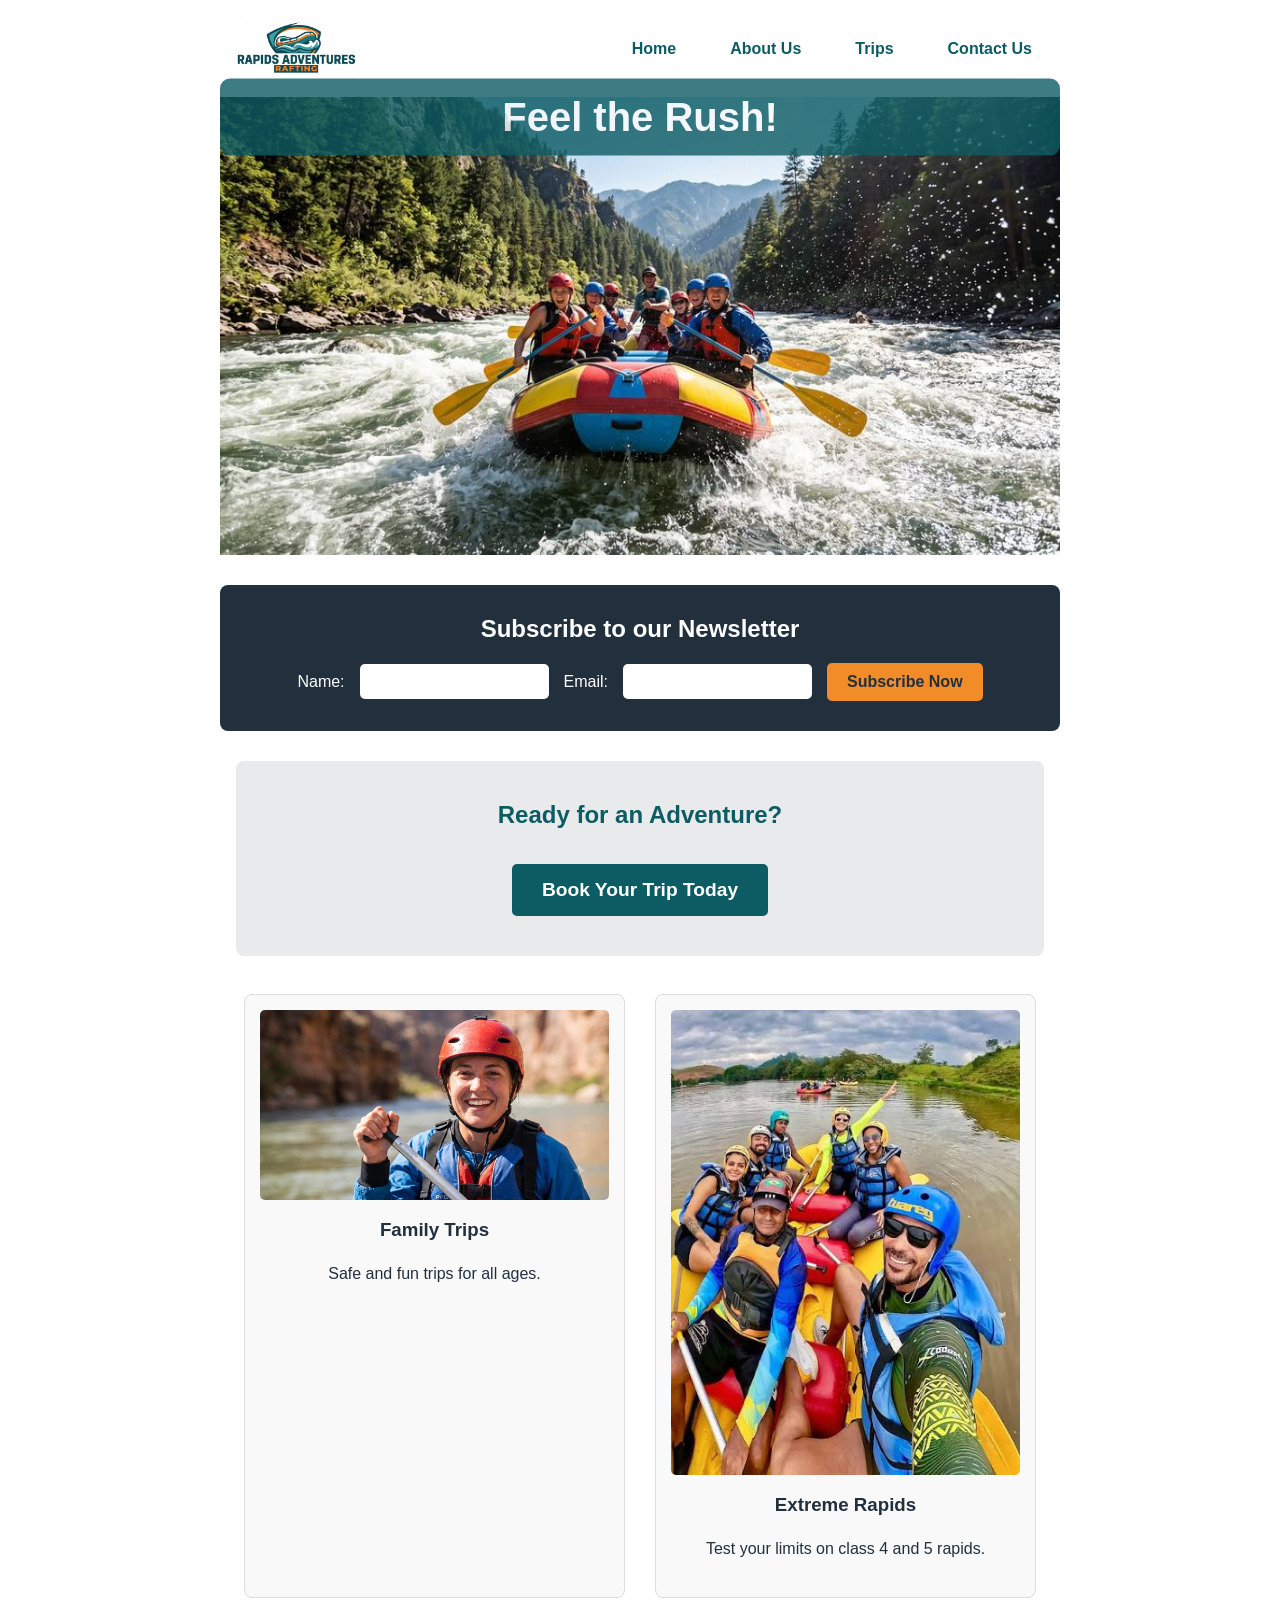
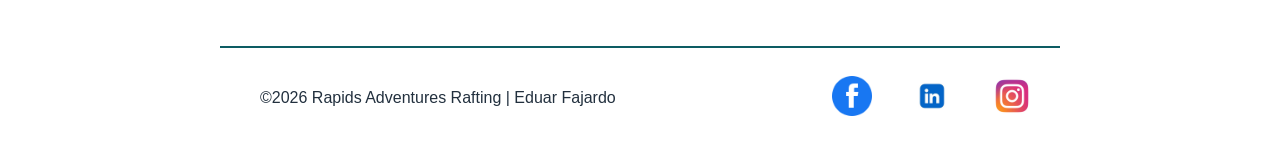
<file: wwr/index.html>
<!DOCTYPE html>
<html lang="en-US">
<head>
    <meta charset="UTF-8">
    <meta name="viewport" content="width=device-width, initial-scale=1.0">
    <meta name="description" content="Welcome to Rapids Adventures Rafting. Book your next white water rafting trip with us today!">
    <meta name="author" content="Eduar Fajardo">
    <title>Home | Rapids Adventures Rafting</title>
    
    <link rel="stylesheet" href="styles/rafting.css">
</head>
<body>
    <header>
        <img src="images/logo.png" alt="Rapids Adventures Rafting logo" width="120">
        <nav>
            <a href="index.html">Home</a>
            <a href="about.html">About Us</a>
            <a href="trips.html">Trips</a>
            <a href="contact.html">Contact Us</a>
        </nav>
    </header>

    <main>
        <div class="hero">
            <img src="images/hero.jpg" alt="People white water rafting" width="100%">
            <h1 class="hero-heading">Feel the Rush!</h1>
        </div>

        <section class="newsletter">
            <h2>Subscribe to our Newsletter</h2>
            <form action="#" method="get">
                <label for="news-name">Name:</label>
                <input type="text" id="news-name" name="news-name" required>
                
                <label for="news-email">Email:</label>
                <input type="email" id="news-email" name="news-email" required>
                
                <button type="submit">Subscribe Now</button>
            </form>
        </section>

        <!-- Call to Action -->
        <section class="cta">
            <h2>Ready for an Adventure?</h2>
            <a href="trips.html" class="action-btn">Book Your Trip Today</a>
        </section>

        <!-- Grid Content -->
        <section class="home-grid">
            <div class="grid-item">
                <!-- Imagem corrigida -->
                <img src="images/happy-client.jpg" alt="Family having fun rafting">
                <h3>Family Trips</h3>
                <p>Safe and fun trips for all ages.</p>
            </div>
            <div class="grid-item">
                <!-- Imagem corrigida -->
                <img src="images/employee1.jpg" alt="Extreme white water rafting">
                <h3>Extreme Rapids</h3>
                <p>Test your limits on class 4 and 5 rapids.</p>
            </div>
        </section>
    </main>

    <footer>
        <p>&copy;2026 Rapids Adventures Rafting | Eduar Fajardo</p>
        <nav class="socialmedia">
            <a href="https://facebook.com" target="_blank">
                <img src="images/facebook.jpg" alt="Rapids Adventures Rafting on Facebook">
            </a>
            <a href="https://linkedin.com" target="_blank">
                <img src="images/linkedin.jpg" alt="Rapids Adventures Rafting on LinkedIn">
            </a>
            <a href="https://instagram.com" target="_blank">
                <img src="images/instagram.jpg" alt="Rapids Adventures Rafting on Instagram">
            </a>
        </nav>
    </footer>
</body>
</html>
</file>
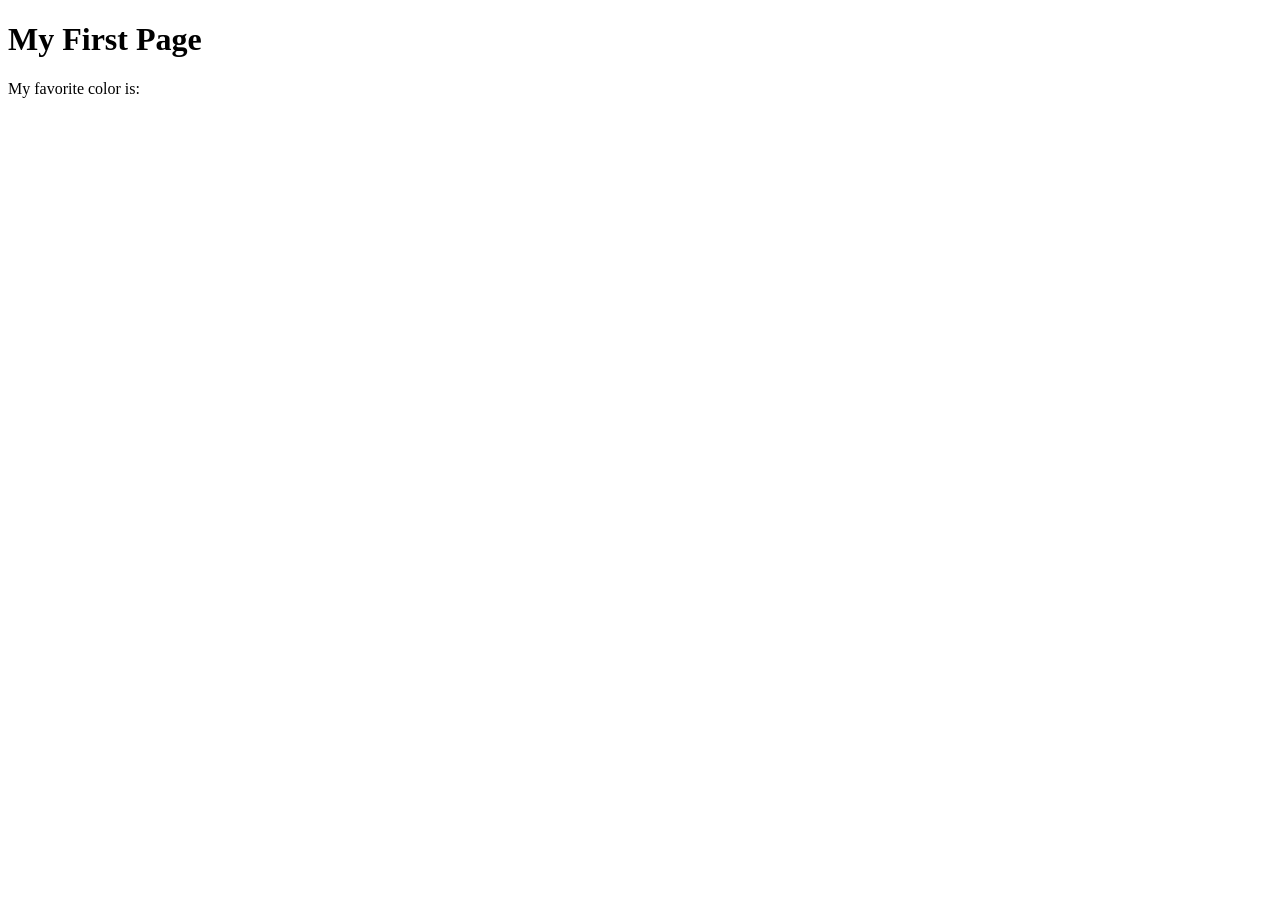
<file: week01/first-page.html>
<!DOCTYPE html>
<html lang="en">
<head>
    <meta charset="UTF-8">
    <meta name="viewport" content="width=device-width, initial-scale=1.0">
    <title>My First Page</title>
</head>
<body>
    <h1>My First Page</h1>
    <p>My favorite color is: </p>
</body>
</html>
</file>
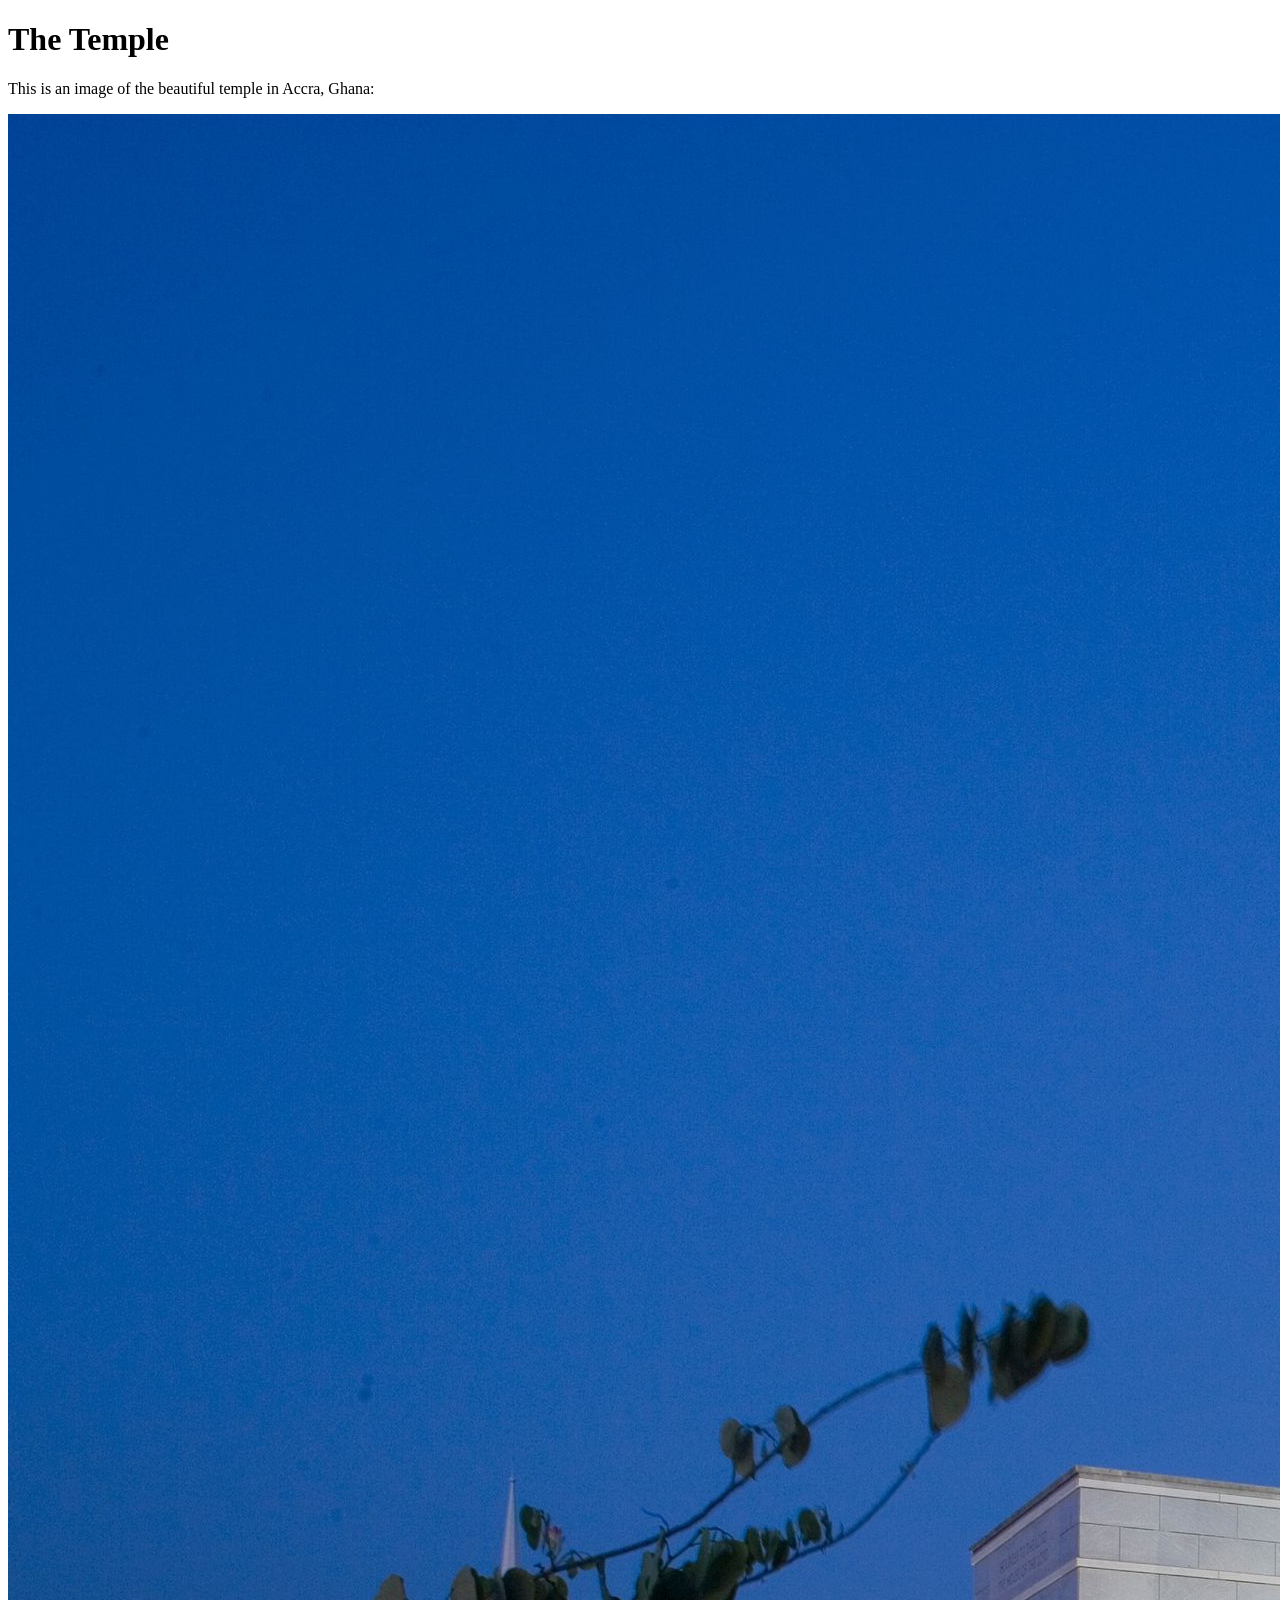
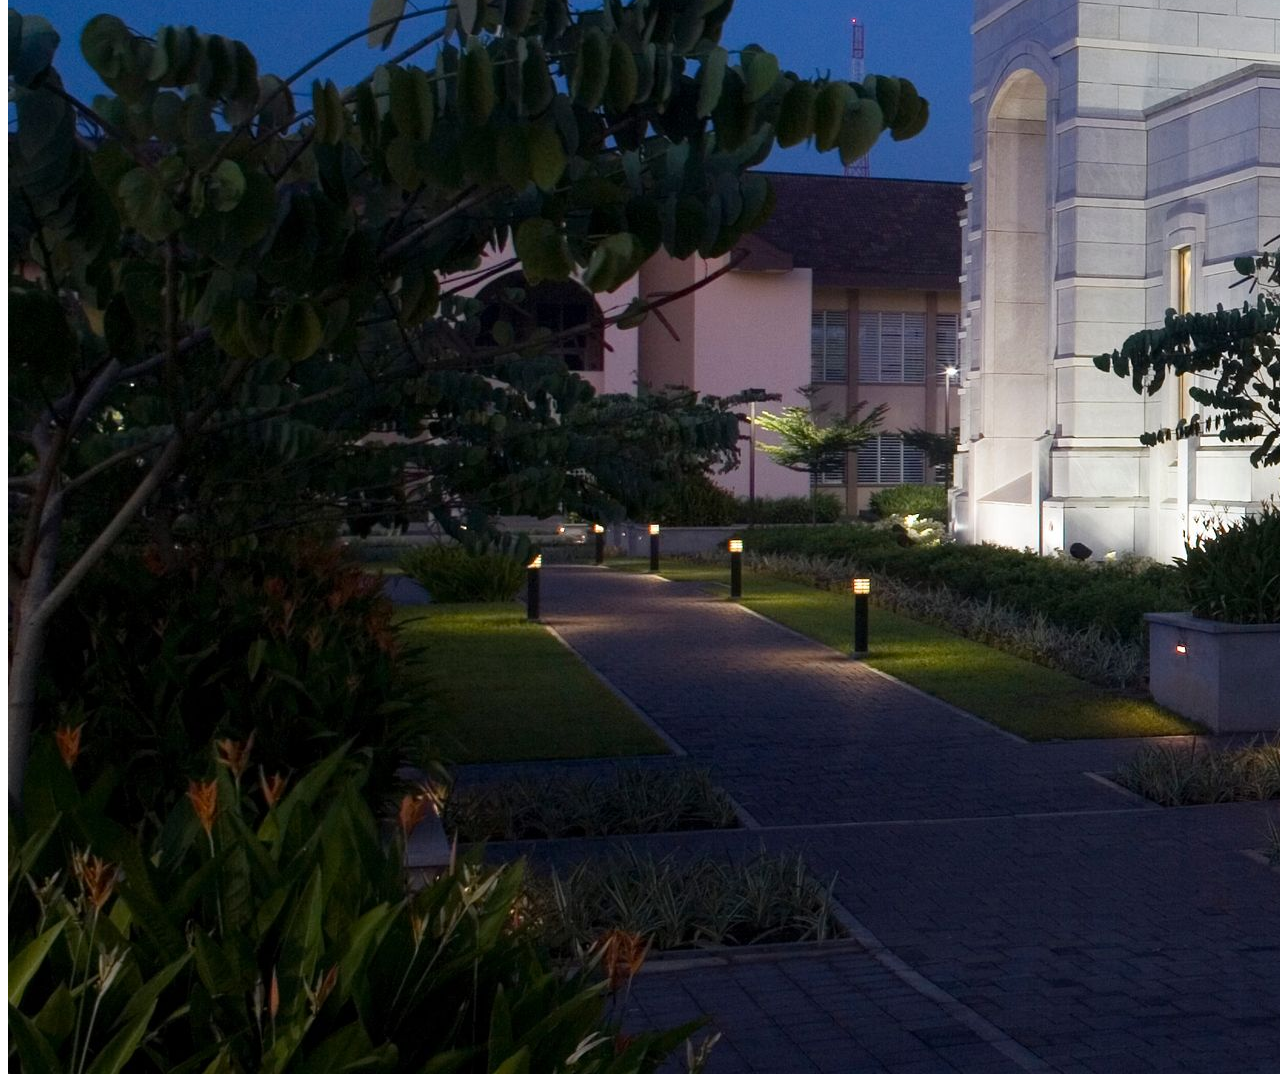
<file: week01/images.html>
<!DOCTYPE html>
<html lang="en">
<head>
    <meta charset="UTF-8">
    <meta name="viewport" content="width=device-width, initial-scale=1.0">
    <title>Temple Image</title>
</head>
<body>
    <h1>The Temple</h1>
    <p>This is an image of the beautiful temple in Accra, Ghana:</p>
    <img src="images/temple-large.jpeg" alt="The Accra Ghana Temple">
    
</body>
</html>
</file>
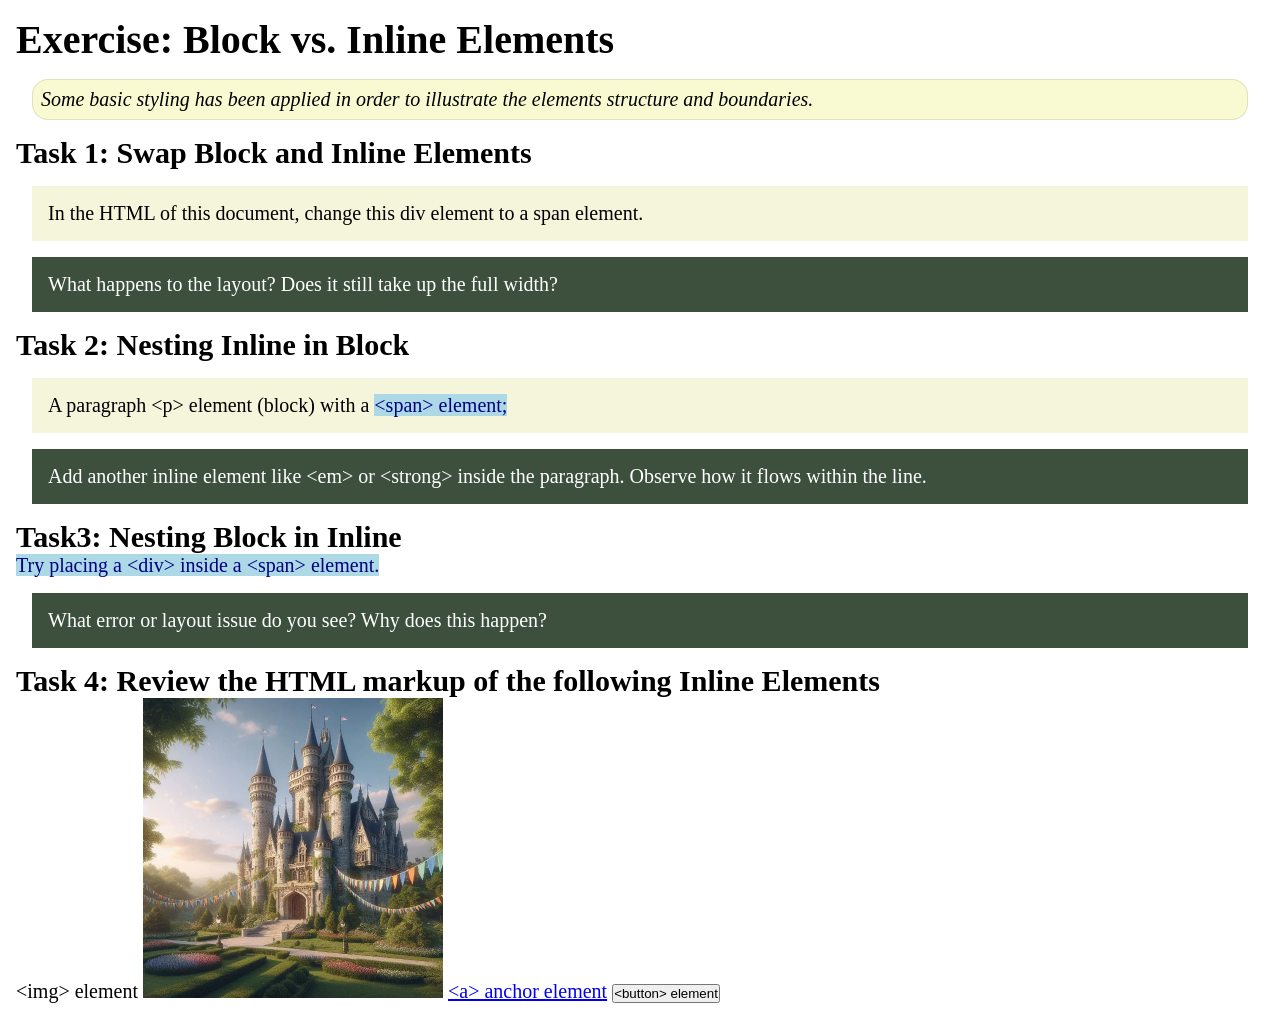
<file: week02/block-vs-inline.html>
<!DOCTYPE html>
<html lang="en">

<head>
    <meta charset="UTF-8">
    <meta name="viewport" content="width=device-width, initial-scale=1.0">
    <title>Exercise: Block vs. Inline Elements</title>
    <link rel="stylesheet" href="styles/block-vs-inline.css">
</head>

<body>
    <main>
        <h1>Exercise: Block vs. Inline Elements</h1>
        <p class="note">Some basic styling has been applied in order to illustrate the elements structure and
            boundaries.</p>

        <h2>Task 1: Swap Block and Inline Elements</h2>
        <div>In the HTML of this document, change this div element to a span element.</div>

        <p class="question">What happens to the layout? Does it still take up the full width?</p>

        <h2>Task 2: Nesting Inline in Block</h2>
        <p>A paragraph &lt;p&gt; element (block) with a <span>&lt;span&gt; element;</span></p>
        <p class="question">Add another inline element like &lt;em&gt; or &lt;strong&gt; inside the paragraph. Observe
            how it flows within the line.</p>

        <h2>Task3: Nesting Block in Inline</h2>
        <span>Try placing a &lt;div&gt; inside a &lt;span&gt; element.</span>
            <p class="question">What error or layout issue do you see? Why does this happen?</p>


            <h2>Task 4: Review the HTML markup of the following Inline Elements</h2>
        &lt;img&gt; element
        <img src="images/castle.webp" alt="placeholder image (images are inline)" width="300" height="300">
        <a href="https://churchofjesuschrist.org">&lt;a&gt; anchor element</a>
        <button type="button">&lt;button&gt; element</button>
    </main>
</body>

</html>
</file>
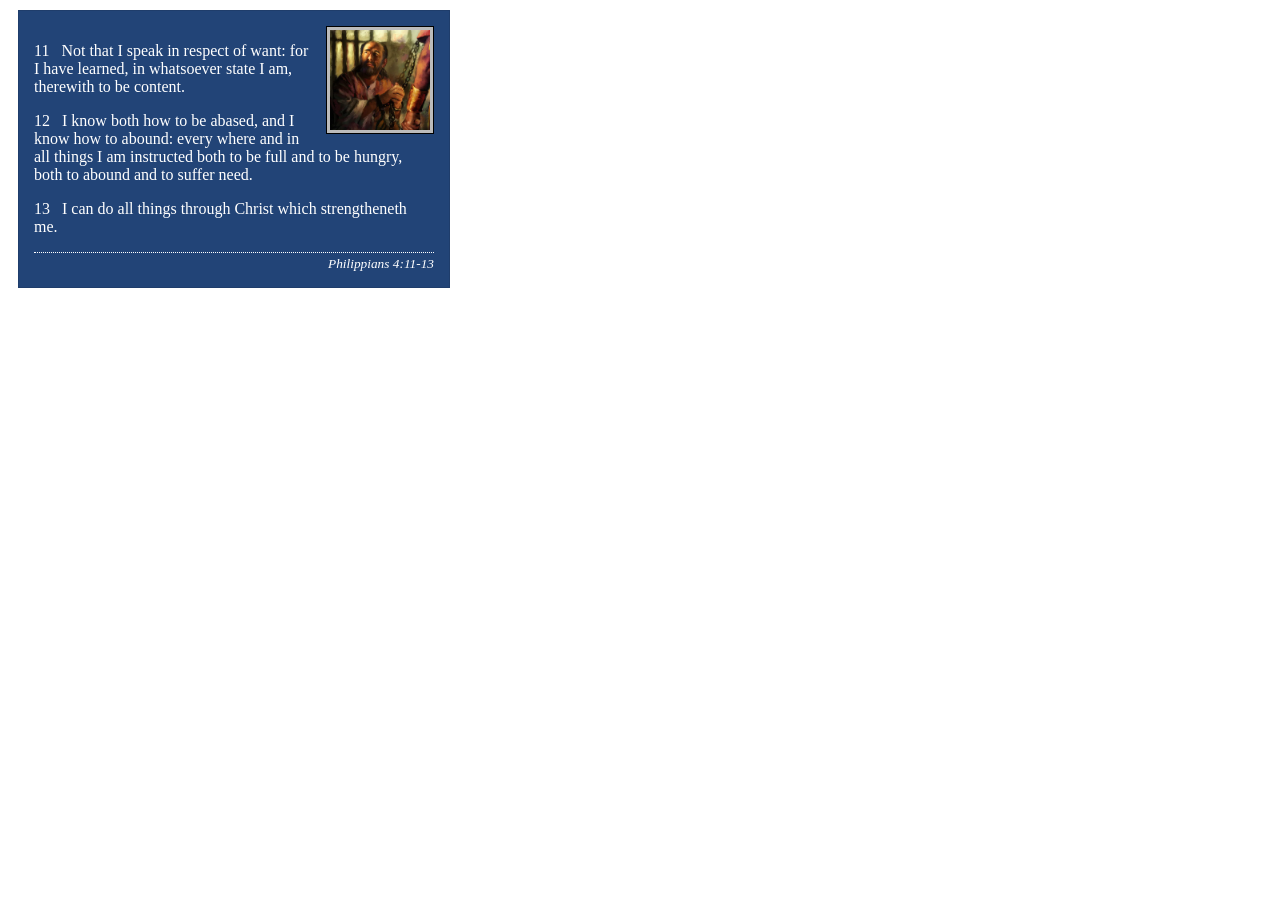
<file: week02/box-model-solution.html>
<!DOCTYPE html>
<html lang="en">
<head>
    <meta charset="UTF-8">
    <meta name="viewport" content="width=device-width, initial-scale=1.0">
    <title>Box Model Activity</title>
    <link rel="stylesheet" href="styles/box-model-solution.css">
</head>
<body>
    <main>
        <div class="callout">
            <img src="images/apostle-paul-imprisoned.webp" alt="Paul the Apostle - Imprisoned in Rome" width="200" height="200">
            <blockquote>
                <p>11 &nbsp; Not that I speak in respect of want: for I have learned, in whatsoever state I am, therewith to be content.</p>
                <p>12 &nbsp; I know both how to be abased, and I know how to abound: every where and in all things I am instructed both to be full and to be hungry, both to abound and to suffer need.</p>
                <p>13 &nbsp; I can do all things through Christ which strengtheneth me.</p>
            </blockquote>
            <cite>Philippians 4:11-13</cite>
        </div>
    </main>
</body>
</html>
</file>
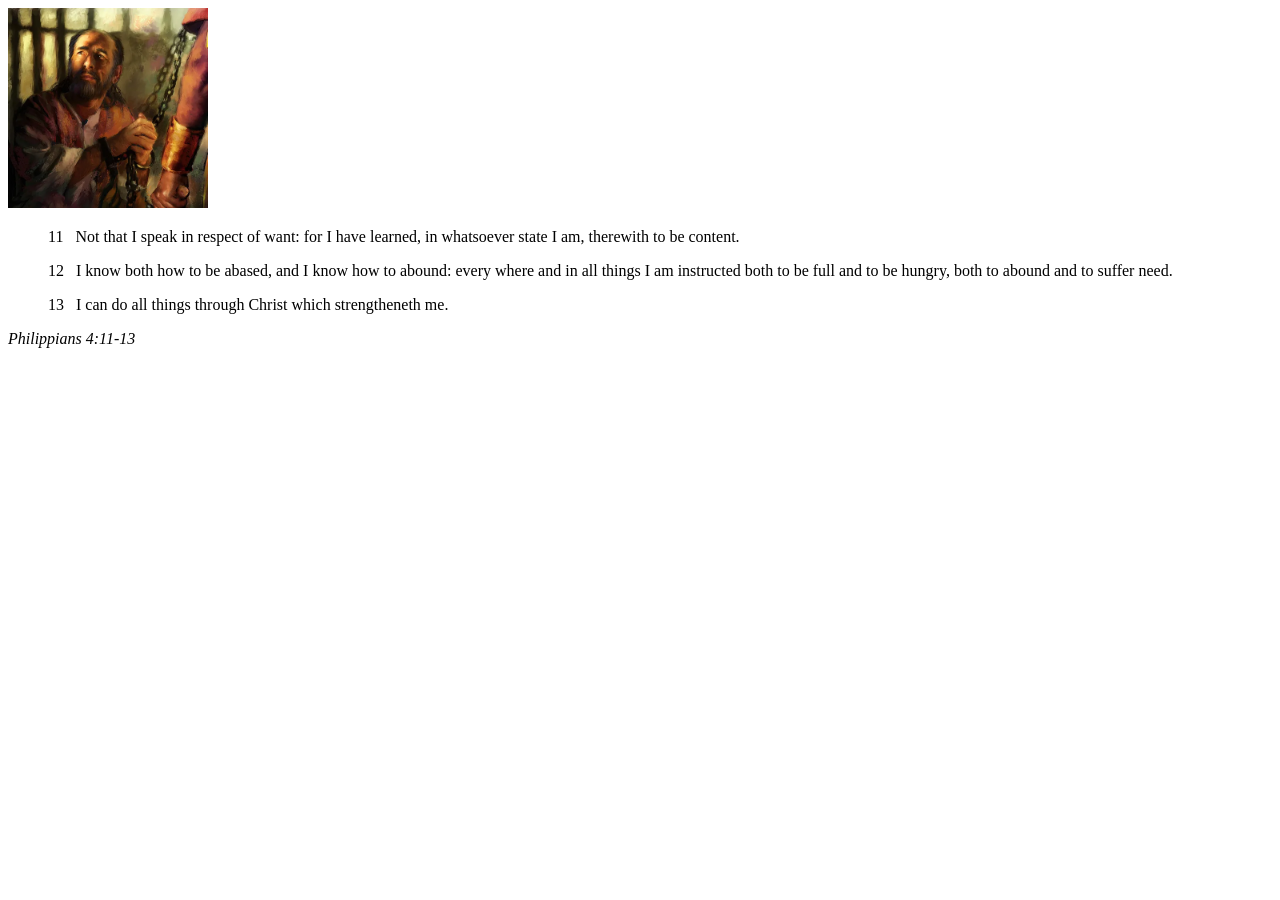
<file: week02/box-model.html>
<!DOCTYPE html>
<html lang="en">
<head>
    <meta charset="UTF-8">
    <meta name="viewport" content="width=device-width, initial-scale=1.0">
    <title>Box Model Activity</title>
</head>
<body>
    <main>
        <div class="callout">
            <img src="images/apostle-paul-imprisoned.webp" alt="Paul the Apostle - Imprisoned in Rome" width="200" height="200">
            <blockquote>
                <p>11 &nbsp; Not that I speak in respect of want: for I have learned, in whatsoever state I am, therewith to be content.</p>
                <p>12 &nbsp; I know both how to be abased, and I know how to abound: every where and in all things I am instructed both to be full and to be hungry, both to abound and to suffer need.</p>
                <p>13 &nbsp; I can do all things through Christ which strengtheneth me.</p>
            </blockquote>
            <cite>Philippians 4:11-13</cite>
        </div>
    </main>
</body>
</html>
</file>
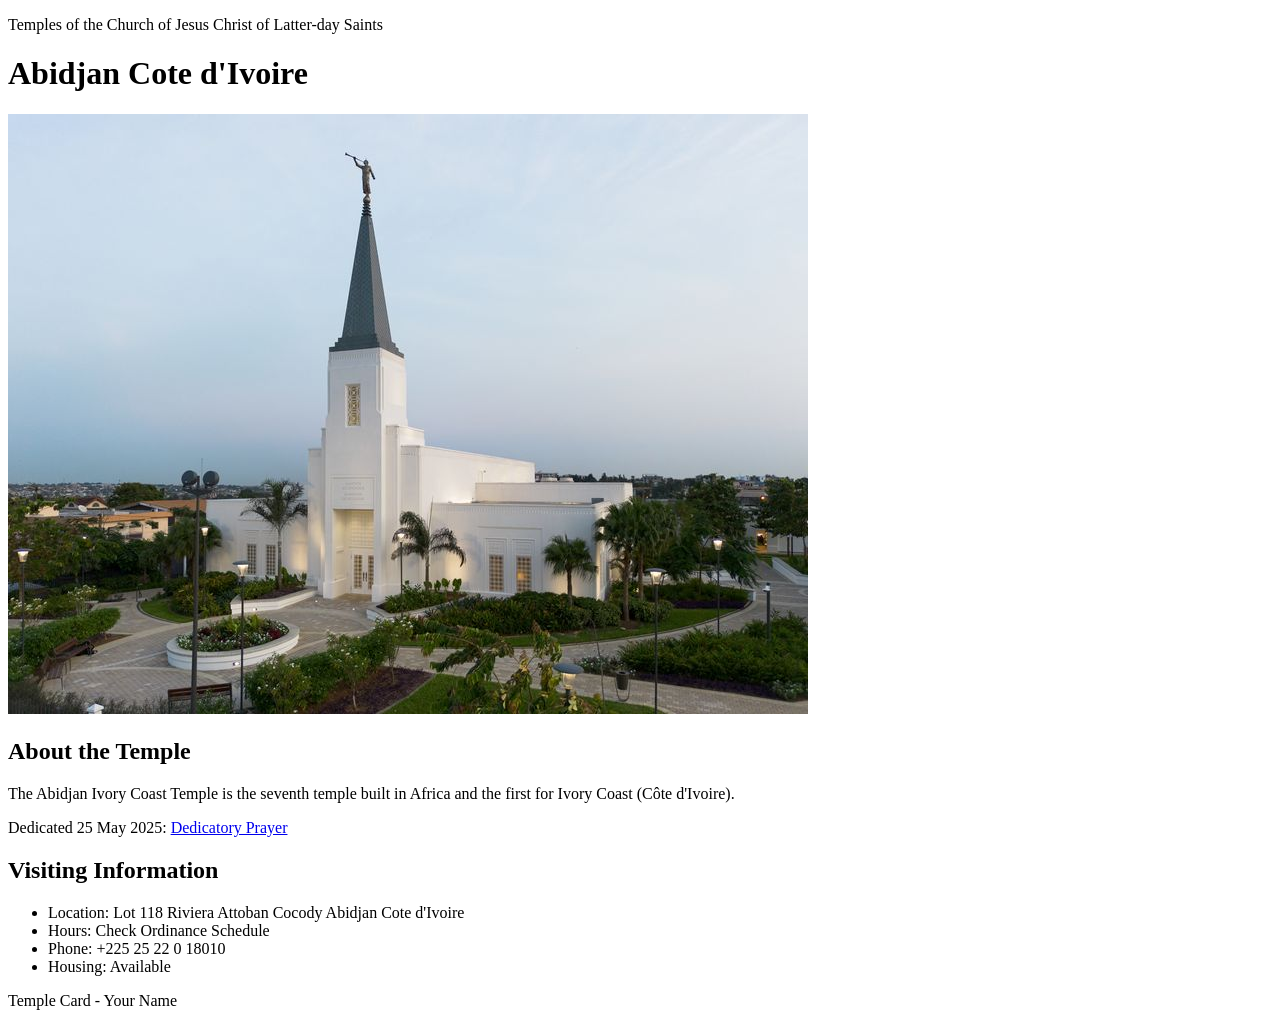
<file: week02/temple.html>
<!DOCTYPE html>
<html lang="en">

<head>
    <meta charset="UTF-8">
    <meta name="viewport" content="width=device-width, initial-scale=1.0">
    <title>Temple Card - Abidjan Cote d'Ivoire</title>
</head>

<body>
    <header>
        <p>Temples of the Church of Jesus Christ of Latter-day Saints</p>
    </header>
    <main>
        <h1>Abidjan Cote d'Ivoire</h1>
        <picture>
            <img src="images/abidjan-ivory-coast.jpeg" alt="Abidjan Cote d'Ivoire Temple">
        </picture>
        <section>
            <h2>About the Temple</h2>
            <p>The Abidjan Ivory Coast Temple is the seventh temple built in Africa and the first for Ivory Coast (Côte
                d'Ivoire).</p>
            <p>Dedicated 25 May 2025: <a
                    href="https://www.churchofjesuschrist.org/temples/dedicatory-prayer/abidjan-ivory-coast-temple/2025-05-25?lang=eng"
                    target="_blank" rel="noopener noreferrer">Dedicatory Prayer</a></p>
        </section>
        <section>
            <h2>Visiting Information</h2>
            <ul>
                <li>Location: Lot 118 Riviera Attoban Cocody Abidjan Cote d'Ivoire</li>
                <li>Hours: Check Ordinance Schedule</li>
                <li>Phone: +225 25 22 0 18010</li>
                <li>Housing: Available</li>
            </ul>
        </section>
    </main>
    <footer>
        <p>Temple Card - Your Name</p>
    </footer>
</body>

</html>
</file>
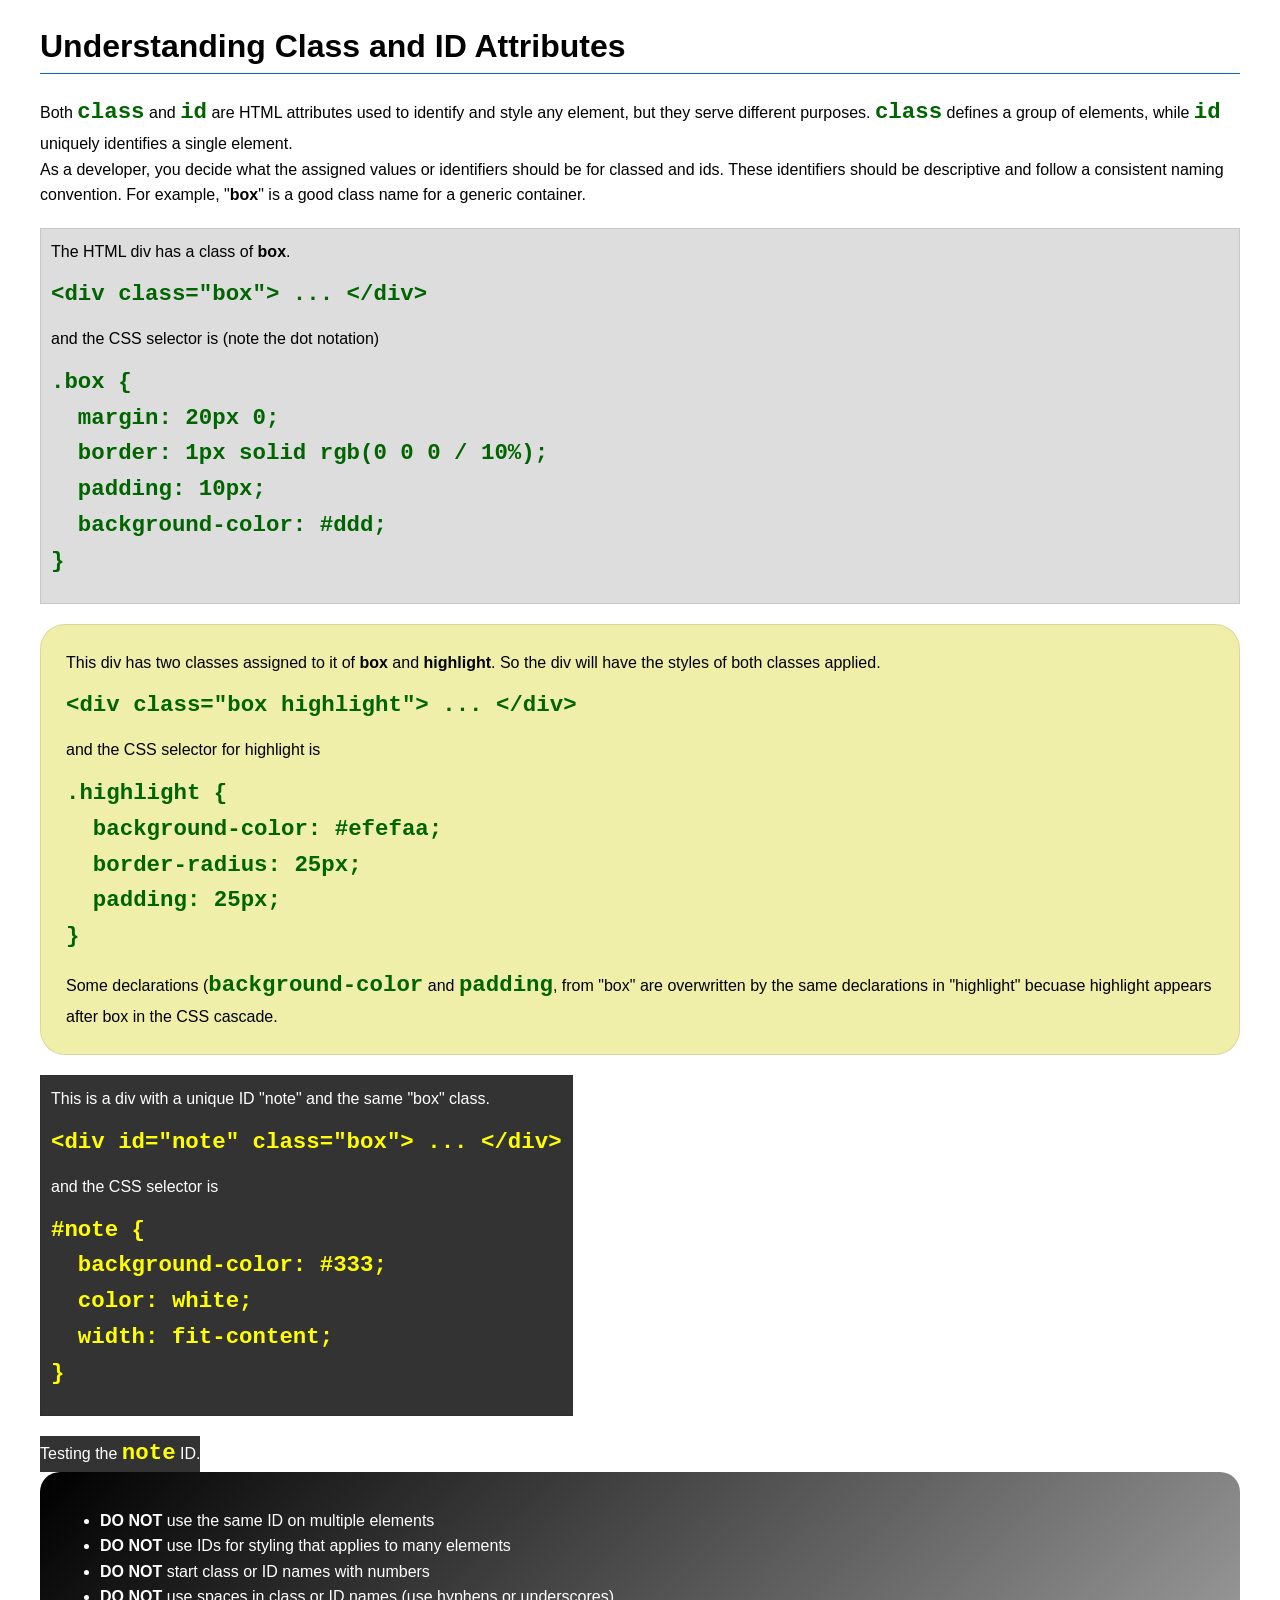
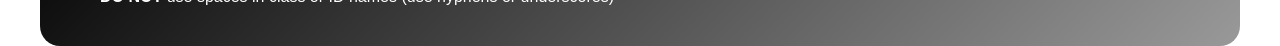
<file: week03/class-and-id.html>
<!DOCTYPE html>
<html lang="en">

<head>
    <meta charset="UTF-8">
    <meta name="viewport" content="width=device-width, initial-scale=1.0">
    <title>Class vs ID Attributes</title>
    <link rel="stylesheet" href="styles/class-and-id.css">
</head>

<body>
    <h1>Understanding Class and ID Attributes</h1>
    <p>Both <code>class</code> and <code>id</code> are HTML attributes used to identify and style any element, but they
        serve different purposes. <code>class</code> defines a group of elements, while <code>id</code> uniquely
        identifies a single element.</p>
    <p>As a developer, you decide what the assigned values or identifiers should be for classed and ids. These
        identifiers should be
        descriptive and follow a consistent naming convention. For example, "<strong>box</strong>" is a good class name
        for a generic container.</p>
    <div class="box">
        <p>The HTML div has a class of <strong>box</strong>.</p>
        <pre><code class="html">&lt;div class="box"&gt; ... &lt;/div&gt;</code></pre>
        and the CSS selector is (note the dot notation)
        <pre><code class="css">.box {
  margin: 20px 0;
  border: 1px solid rgb(0 0 0 / 10%);
  padding: 10px;
  background-color: #ddd; 
}</code></pre>
    </div>

    <div class="box highlight">
        <p>This div has two classes assigned to it of <strong>box</strong> and <strong>highlight</strong>. So the div
            will have the styles of both classes applied.</p>
        <pre><code class="html">&lt;div class="box highlight"&gt; ... &lt;/div&gt;</code></pre>
        and the CSS selector for highlight is
        <pre><code class="css">.highlight {
  background-color: #efefaa;
  border-radius: 25px;
  padding: 25px;
}</code></pre>
<p>Some declarations (<code>background-color</code> and <code>padding</code>, from "box" are overwritten by the same declarations in "highlight" becuase highlight appears after box in the CSS cascade.</p>
    </div>

    <div id="note" class="box">
        <p>This is a div with a unique ID "note" and the same "box" class.</p>
        <pre><code class="html">&lt;div id="note" class="box"&gt; ... &lt;/div&gt;</code></pre>
        and the CSS selector is
        <pre><code class="css">#note {
  background-color: #333;
  color: white;
  width: fit-content;
}</code></pre>
    </div>

    <div id="note">
        <p>Testing the <code>note</code> ID.</p>
    </div>

    <section id="best-practice">
        <ul>
            <li><strong>DO NOT</strong> use the same ID on multiple elements</li>
            <li><strong>DO NOT</strong> use IDs for styling that applies to many elements</li>
            <li><strong>DO NOT</strong> start class or ID names with numbers</li>
            <li><strong>DO NOT</strong> use spaces in class or ID names (use hyphens or underscores)</li>
        </ul>
    </section>




</body>

</html>
</file>
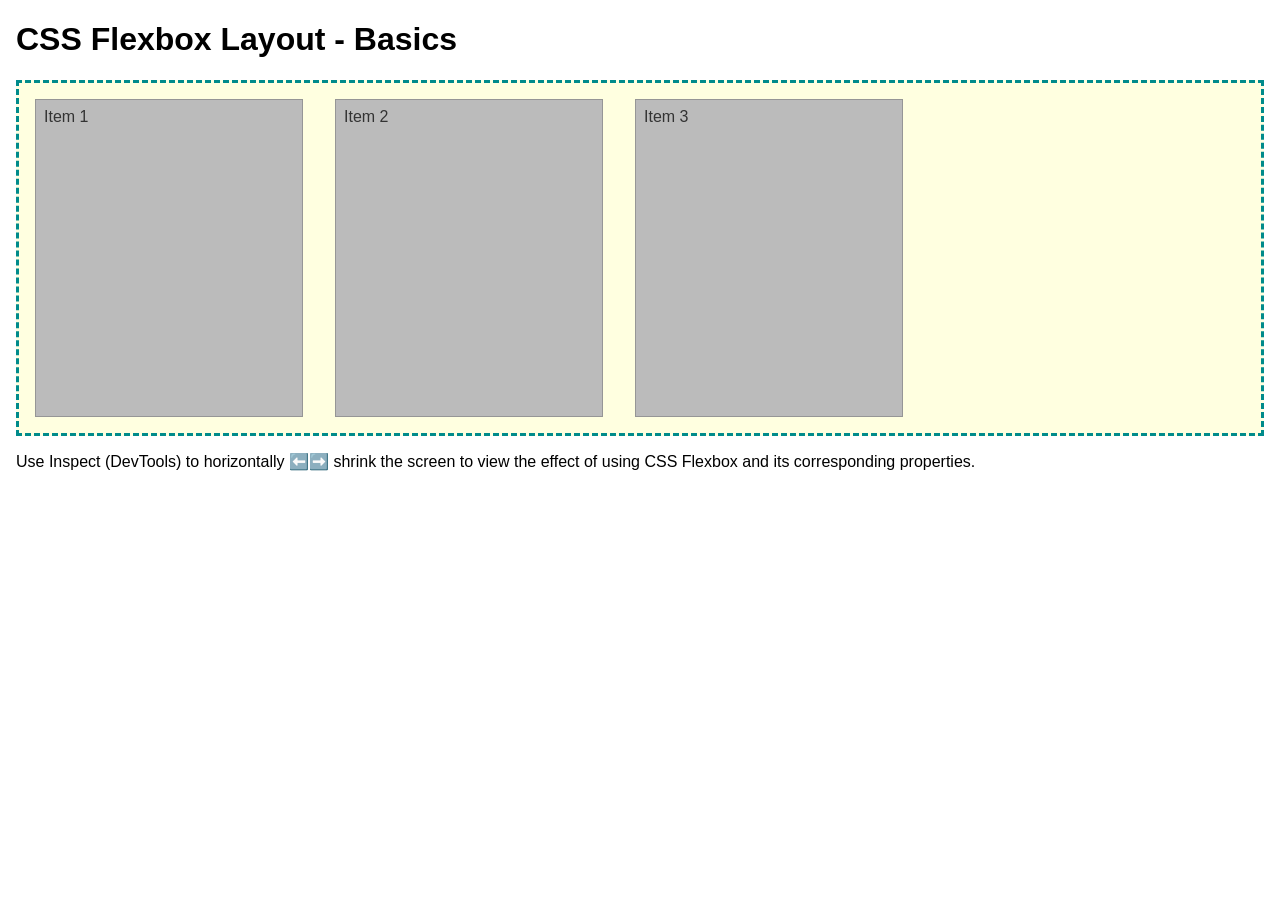
<file: week04/flexbox-layout.html>
<!DOCTYPE html>
<html lang="en">
<head>
    <meta charset="UTF-8">
    <meta name="viewport" content="width=device-width, initial-scale=1.0">
    <title>CSS Flexbox Layout - Basics</title>
    <link rel="stylesheet" href="styles/flexbox.css">
</head>
<body>
    <main>
        <h1>CSS Flexbox Layout - Basics</h1>
        <div class="flex-container">
            <div class="flex-item item1">Item 1</div>
            <div class="flex-item item2">Item 2</div>
            <div class="flex-item item3">Item 3</div>
        </div>
        <p>Use Inspect (DevTools) to horizontally ⬅️➡️ shrink the screen to view the effect of using CSS Flexbox and its corresponding properties.</p>
    </main>
</body>
</html>
</file>
<file: wwr/styles/rafting.css>
:root {
    --primary-color: #0d5c63;
    --secondary-color: #f28c28;
    --accent1-color: #22303e;
    --accent2-color: #ffffff;
    --heading-font: "Trebuchet MS", Helvetica, sans-serif;
    --body-font: Arial, Helvetica, sans-serif;
}

* {
    margin: 0;
    padding: 0;
    box-sizing: border-box;
}

body {
    font-family: var(--body-font);
    color: var(--accent1-color);
}

header, main, footer {
    width: 840px;
    margin: 0 auto;
}

header {
    padding: 16px;
    display: grid;
    grid-template-columns: 120px 1fr;
    align-items: center;
}

nav {
    display: flex;
    justify-content: flex-end;
    gap: 30px;
}

nav a {
    color: var(--primary-color);
    font-weight: bold;
    text-decoration: none;
    padding: 12px;
}

nav a:hover {
    color: var(--secondary-color);
}

h1, h2 {
    font-family: var(--heading-font);
    color: var(--primary-color);
}

h2 {
    text-align: center;
    margin-bottom: 20px;
}

p, section, article {
    margin: 16px;
    padding: 8px;
}

.hero {
    position: relative;
}

.hero img {
    display: block;
    width: 100%;
    height: auto;
}

.hero h1 {
    position: absolute;
    top: 20px;
    width: 100%;
    padding: 16px;
    text-align: center;
    opacity: 0.8;
    background-color: var(--primary-color);
    color: var(--accent2-color);
}

.hero article {
    position: absolute;
    top: 120px;
    left: 50px;
    right: 50px;
    padding: 16px;
    background-color: var(--secondary-color);
    color: var(--accent1-color);
    opacity: 0.9;
}

.hero article img {
    float: right;
    width: 125px;
    margin-left: 16px;
    border-radius: 6px;
}

.history-content {
    display: grid;
    grid-template-columns: 1fr 1fr 1fr;
    align-items: center;
    gap: 20px;
}

.history-content img {
    width: 100%;
    max-width: 180px;
    margin: 0 auto;
    display: block;
    background-color: var(--primary-color);
    padding: 10px;
}

.adventures {
    display: flex;
    justify-content: space-between;
    gap: 15px;
}

.adventures figure {
    margin: 0;
    text-align: center;
    flex: 1;
}

.adventures img {
    width: 100%;
    height: auto;
    border-radius: 8px;
}

.adventures figcaption {
    font-size: 0.9em;
    font-weight: bold;
    margin-top: 5px;
}

footer {
    padding: 16px;
    margin-top: 20px;
    display: flex;
    justify-content: space-between;
    align-items: center;
    border-top: 2px solid var(--primary-color);
}

.socialmedia {
    display: flex;
    justify-content: flex-end;
    gap: 16px;
    margin: 0;
    padding: 0;
}

.socialmedia img {
    width: 40px;
    height: auto;
}

.contact-main {
    max-width: 1000px;
    margin: 0 auto;
    padding: 20px;
}

.contact-main h1 {
    text-align: center;
    color: #333;
}

.contact-grid {
    display: grid;
    grid-template-columns: 1fr;
    gap: 30px;
    margin-bottom: 40px;
}

@media (min-width: 768px) {
    .contact-grid {
        grid-template-columns: 1fr 1fr;
    }
}

.company-info h2,
.contact-form h2,
.employee-profiles h2 {
    color: #2c5d63;
    margin-bottom: 15px;
}

.company-info iframe {
    border: 2px solid #ccc;
    border-radius: 5px;
    margin-top: 15px;
}

.form-group {
    margin-bottom: 15px;
    display: flex;
    flex-direction: column;
}

.form-group label {
    margin-bottom: 5px;
    font-weight: bold;
}

.form-group input[type="text"],
.form-group input[type="email"],
.form-group textarea {
    padding: 10px;
    border: 1px solid #ccc;
    border-radius: 4px;
    font-family: inherit;
}

fieldset {
    border: 1px solid #ccc;
    border-radius: 4px;
    padding: 15px;
    margin-bottom: 15px;
}

fieldset legend {
    font-weight: bold;
    padding: 0 5px;
}

fieldset label {
    display: block;
    margin-bottom: 5px;
}

.form-checkbox {
    margin-bottom: 20px;
}

.submit-btn {
    background-color: #2c5d63;
    color: white;
    padding: 10px 20px;
    border: none;
    border-radius: 4px;
    font-size: 16px;
    cursor: pointer;
    width: 100%;
}

.submit-btn:hover {
    background-color: #1a3c40;
}

.employee-grid {
    display: flex;
    flex-wrap: wrap;
    justify-content: space-around;
    gap: 20px;
    text-align: center;
}

.employee-grid figure {
    margin: 0;
    padding: 10px;
    border: 1px solid #ddd;
    border-radius: 8px;
    background-color: #f9f9f9;
}

.employee-grid img {
    border-radius: 50%;
    object-fit: cover;
    height: 150px;
}

.employee-grid figcaption {
    margin-top: 10px;
    font-weight: bold;
}

/* HOME PAGE STYLES */
.hero-heading {
    position: absolute;
    top: 50%;
    left: 50%;
    transform: translate(-50%, -50%);
    background-color: rgba(255, 255, 255, 0.85);
    color: var(--primary-color);
    padding: 20px 40px;
    border-radius: 10px;
    font-size: 2.5em;
    text-align: center;
    margin: 0;
}

.newsletter {
    background-color: var(--accent1-color);
    color: var(--accent2-color);
    text-align: center;
    padding: 30px;
    border-radius: 8px;
    margin: 30px 0;
}

.newsletter h2 {
    color: var(--accent2-color);
    margin-bottom: 20px;
}

.newsletter form {
    display: flex;
    justify-content: center;
    gap: 15px;
    align-items: center;
    flex-wrap: wrap;
}

.newsletter input {
    padding: 10px;
    border-radius: 5px;
    border: none;
    font-family: inherit;
}

.newsletter button {
    background-color: var(--secondary-color);
    color: var(--accent1-color);
    padding: 10px 20px;
    border: none;
    border-radius: 5px;
    font-weight: bold;
    font-size: 16px;
    cursor: pointer;
}

.newsletter button:hover {
    background-color: white;
}

.cta, .cta-trips {
    text-align: center;
    padding: 40px 20px;
    background-color: #e8eaec;
    border-radius: 8px;
    margin-bottom: 30px;
}

.action-btn {
    display: inline-block;
    background-color: var(--primary-color);
    color: white;
    padding: 15px 30px;
    text-decoration: none;
    font-size: 1.2em;
    border-radius: 5px;
    margin-top: 15px;
    font-weight: bold;
    transition: background-color 0.3s;
}

.action-btn:hover {
    background-color: var(--secondary-color);
    color: var(--accent1-color);
}

.home-grid {
    display: grid;
    grid-template-columns: 1fr 1fr;
    gap: 30px;
    margin-bottom: 40px;
}

.grid-item {
    text-align: center;
    background-color: #f9f9f9;
    padding: 15px;
    border-radius: 8px;
    border: 1px solid #ddd;
}

.grid-item img {
    width: 100%;
    border-radius: 5px;
    margin-bottom: 15px;
}

/* TRIPS PAGE STYLES */
.trips-grid {
    display: grid;
    grid-template-columns: repeat(3, 1fr);
    gap: 20px;
    margin-bottom: 40px;
}

.trip-card {
    background-color: #f9f9f9;
    border: 1px solid #ddd;
    border-radius: 8px;
    padding: 15px;
    text-align: center;
}

.trip-card img {
    width: 100%;
}

.trips-table-section {
    margin-bottom: 40px;
}

.trips-table {
    width: 100%;
    border-collapse: collapse;
    margin-top: 15px;
    background-color: white;
}

.trips-table th, .trips-table td {
    border: 1px solid #ccc;
    padding: 12px;
    text-align: center;
}

.trips-table thead {
    background-color: var(--primary-color);
    color: white;
}

.trips-table tr:nth-child(even) {
    background-color: #f2f2f2;
}
</file>
<file: week02/styles/block-vs-inline.css>
* {
    margin: 0;
    padding: 0;
}

body {
    font-size: 20px;
    margin: 1rem;
}

p,
div {
    background-color: beige;
    margin: 1rem;
    padding: 1rem;
}

span {
    color: navy;
    background-color: lightblue;
}

code {
    margin: 0;
    padding: 0;
    color: green;
    font-size: 1.2rem;
}

.note {
    font-style: italic;
    background-color: lightgoldenrodyellow;
    border-radius: 1rem;
    border: 1px solid rgb(0 0 0 / 10%);
    margin: 1rem;
    padding: .5rem;
}

.question {
    background-color: #3d503d;
    color: #fff;
}
</file>
<file: week02/styles/box-model-solution.css>
.callout {
    max-width: 400px;
    margin: 10px;
    border: 1px solid rgba(0, 0, 0, .1);
    padding: 15px;
    background-color: #247;
    color: #fff;
}

.callout img {
    float: right;
    margin: 0 0 10px 15px;
    border: 1px solid #000;
    padding: 3px;
    background-color: #bbb;
    width: 100px;
    height: auto;

}

blockquote {
    margin: 0;
}

cite {
    display: block;
    border-top: 1px dotted #fff;
    padding-top: 3px;
    text-align: right;
    font-size: smaller;
}
</file>
<file: week03/styles/class-and-id.css>
body {
    font-family: Arial, sans-serif;
    line-height: 1.6;
    margin: 0;
    padding: 0 40px;
}

h1 {
    border-bottom: 1px solid rgb(0 110 182);
    padding-bottom: 0;
}



p {
    margin: 0;
}

code {
    color: darkgreen;
    font-weight: 700;
    font-size: 1.4rem;
}

/* Class examples - can be reused */

.box {
    margin: 20px 0;
    border: 1px solid rgb(0 0 0 / 10%);
    padding: 10px;
    background-color: #ddd; /* this is shorthand for #dddddd */
}

.highlight {
    background-color: #efefaa;
    border-radius: 25px;
    padding: 25px;
}

/* ID examples - should be unique */

#note {
    background-color: #333;
    color: white;
    width: fit-content;
}

#note code {
    color: yellow;
}

#best-practice {
    background: linear-gradient(135deg, #000 0%, #999 100%);
    color: white;
    border-radius: 20px;
    padding: 20px
}
</file>
<file: week04/styles/flexbox.css>
body {
    font-family: Helvetica, Arial, sans-serif;
    margin: 1rem;
}

.flex-container {
    border: 3px dashed darkcyan;
    background-color: lightyellow;
    display: flex;
    flex-wrap: wrap;
}

.flex-item {
    width: 250px;
    margin: 1rem;
    border: 1px solid rgb(0 0 0 / 20%);
    padding: 0.5rem;
    background-color: #bbb;
    color: #333;
}

.item1 {
    min-height: 100px;
}

.item2 {
    min-height: 200px;
}

.item3 {
    min-height: 300px;
}
</file>
